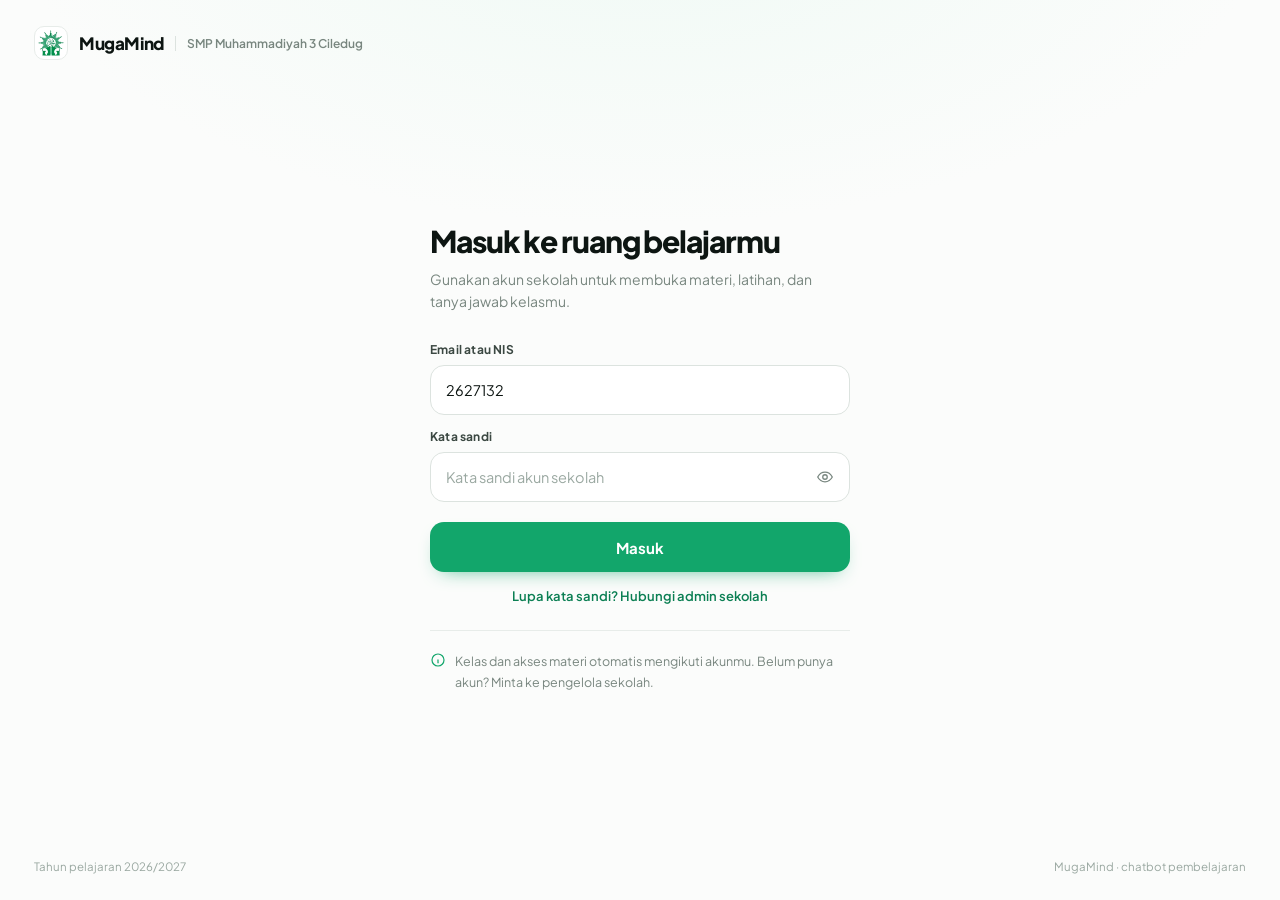
<file: desain-v2.html>
<!doctype html>
<html lang="id">
<head>
<meta charset="utf-8" />
<meta name="viewport" content="width=device-width,initial-scale=1" />
<title>MugaMind — desain v2</title>
<link rel="preconnect" href="https://fonts.googleapis.com" />
<link rel="preconnect" href="https://fonts.gstatic.com" crossorigin />
<link href="https://fonts.googleapis.com/css2?family=Plus+Jakarta+Sans:wght@400;500;600;700;800&display=swap" rel="stylesheet" />
<style>
:root{
  --hijau:#12A66B; --hijau-tua:#0B7F53; --hijau-malam:#07553A;
  --tint:#EDF8F2; --tint-2:#DCEEE4;
  --tinta:#0D1512; --tinta-2:#3B4842; --redup:#78867F; --redup-2:#9AA8A1;
  --garis:#E7ECE9; --garis-2:#DCE3DF;
  --kanvas:#FBFCFB; --putih:#fff;
  --r-s:12px; --r:16px; --r-l:22px; --r-xl:28px;
  --sh:0 1px 2px rgba(13,21,18,.04);
  --sh-2:0 12px 32px -18px rgba(13,21,18,.28);
  --font:"Plus Jakarta Sans",system-ui,-apple-system,sans-serif;
  --ease:cubic-bezier(.22,.61,.36,1);
}
*{margin:0;padding:0;box-sizing:border-box}
[hidden]{display:none!important}
html{scroll-behavior:smooth}
body{font-family:var(--font);background:var(--kanvas);color:var(--tinta);-webkit-font-smoothing:antialiased}
button,input{font-family:inherit;color:inherit}
button{border:0;background:none;cursor:pointer}
a{color:inherit;text-decoration:none}
:focus-visible{outline:2px solid var(--hijau);outline-offset:2px;border-radius:8px}
@media (prefers-reduced-motion:reduce){*{animation:none!important;transition:none!important}}

/* ══ LOGIN ══ */
.masuk{min-height:100dvh;display:flex;flex-direction:column;
  background:
    radial-gradient(70% 50% at 50% -10%, #F0FAF5 0%, rgba(240,250,245,0) 70%),
    var(--kanvas);}
.masuk-atas{display:flex;align-items:center;justify-content:space-between;padding:26px 34px}
.merk{display:flex;align-items:center;gap:11px;font-weight:800;letter-spacing:-.4px;font-size:17px}
.merk img{width:34px;height:34px;border-radius:10px;border:1px solid var(--garis);background:#fff;padding:3px}
.merk span{font-weight:600;color:var(--redup);font-size:12px;letter-spacing:0;border-left:1px solid var(--garis-2);padding-left:11px;text-transform:none}
.masuk-tengah{flex:1;display:grid;place-items:center;padding:12px 24px 40px}
.kartu-masuk{width:100%;max-width:420px}
.kartu-masuk h1{font-size:30px;line-height:1.18;letter-spacing:-1.1px;font-weight:800;margin-bottom:8px}
.kartu-masuk .pembuka{font-size:14px;line-height:1.6;color:var(--redup);margin-bottom:30px}
label{display:block;font-size:12px;font-weight:700;color:var(--tinta-2);letter-spacing:.2px;margin-bottom:8px}
.bidang{margin-bottom:14px}
.inp{width:100%;height:50px;border-radius:14px;border:1px solid var(--garis-2);background:#fff;padding:0 15px;font-size:14.5px;
  transition:border-color .16s,box-shadow .16s}
.inp::placeholder{color:var(--redup-2)}
.inp:focus{outline:none;border-color:var(--hijau);box-shadow:0 0 0 4px rgba(18,166,107,.12)}
.sandi{position:relative}
.sandi .inp{padding-right:48px}
.mata{position:absolute;right:7px;top:7px;width:36px;height:36px;border-radius:10px;display:grid;place-items:center;color:var(--redup)}
.mata:hover{background:var(--tint);color:var(--hijau-tua)}
.masuk-btn{width:100%;height:50px;border-radius:14px;background:var(--hijau);color:#fff;font-weight:700;font-size:15px;
  margin-top:6px;transition:transform .18s var(--ease),background .18s,box-shadow .18s;box-shadow:0 8px 20px -12px rgba(18,166,107,.9)}
.masuk-btn:hover{background:var(--hijau-tua);transform:translateY(-1px);box-shadow:0 12px 24px -12px rgba(18,166,107,.75)}
.masuk-btn:active{transform:translateY(0)}
.lupa{display:block;width:100%;text-align:center;margin-top:16px;font-size:13px;font-weight:600;color:var(--hijau-tua)}
.lupa:hover{text-decoration:underline}
.catatan{margin-top:26px;padding-top:20px;border-top:1px solid var(--garis);font-size:12.5px;line-height:1.65;color:var(--redup);display:flex;gap:9px}
.catatan svg{flex:none;color:var(--hijau);margin-top:1px}
.masuk-bawah{padding:0 34px 26px;display:flex;justify-content:space-between;font-size:11.5px;color:var(--redup-2);gap:16px;flex-wrap:wrap}

/* ══ APP ══ */
.apl{display:grid;grid-template-columns:76px 1fr;min-height:100dvh}
.rel{position:sticky;top:0;height:100dvh;display:flex;flex-direction:column;align-items:center;gap:26px;
  padding:22px 0 20px;background:#fff;border-right:1px solid var(--garis)}
.rel img{width:36px;height:36px;border-radius:11px;border:1px solid var(--garis);padding:3px;background:#fff}
.rel nav{display:grid;gap:6px;justify-items:center}
.rel-nav{position:relative;width:46px;height:46px;border-radius:14px;display:grid;place-items:center;color:var(--redup);
  transition:background .16s,color .16s,transform .16s var(--ease)}
.rel-nav:hover{background:var(--kanvas);color:var(--tinta);transform:translateY(-1px)}
.rel-nav.aktif{background:var(--tint);color:var(--hijau-tua)}
.rel-nav.aktif::after{content:"";position:absolute;left:-16px;top:13px;width:3px;height:20px;border-radius:3px;background:var(--hijau)}
.rel-nav i{position:absolute;top:7px;right:7px;width:7px;height:7px;border-radius:50%;background:var(--hijau);box-shadow:0 0 0 2.5px #fff}
.rel-bawah{margin-top:auto;display:grid;gap:12px;justify-items:center}
.rel-av{width:38px;height:38px;border-radius:50%;background:var(--tint);color:var(--hijau-tua);display:grid;place-items:center;font-weight:800;font-size:13px;border:1px solid var(--tint-2)}
.garis-v{width:26px;height:1px;background:var(--garis)}

.isi{padding:30px 40px 70px;max-width:1180px;width:100%;margin:0 auto}
.kepala{display:flex;align-items:flex-start;gap:20px;margin-bottom:34px}
.sapa{font-size:13px;font-weight:600;color:var(--redup);letter-spacing:.2px;margin-bottom:7px}
.kepala h1{font-size:clamp(26px,3.2vw,34px);line-height:1.15;letter-spacing:-1.2px;font-weight:800}
.kepala h1 span{color:var(--hijau-tua)}
.kepala-kanan{margin-left:auto;display:flex;align-items:center;gap:9px}
.bulat{width:42px;height:42px;border-radius:12px;border:1px solid var(--garis);background:#fff;display:grid;place-items:center;color:var(--tinta-2);
  transition:background .16s,transform .16s var(--ease)}
.bulat:hover{background:var(--kanvas);transform:translateY(-1px)}
.profil{display:flex;align-items:center;gap:10px;padding:5px 13px 5px 5px;border:1px solid var(--garis);border-radius:999px;background:#fff}
.profil b{font-size:12.5px;display:block;line-height:1.3}
.profil small{font-size:11px;color:var(--redup)}

/* tanya */
.tanya{border-radius:var(--r-xl);border:1px solid var(--tint-2);background:linear-gradient(180deg,#F5FCF8,#fff 60%);padding:26px 26px 22px;margin-bottom:38px;position:relative;overflow:hidden}
.tanya::after{content:"";position:absolute;right:-70px;top:-70px;width:220px;height:220px;border-radius:50%;background:radial-gradient(circle,#DBF3E7,transparent 68%);opacity:.75}
.tanya label{display:flex;align-items:center;gap:8px;font-size:12px;letter-spacing:.3px;color:var(--hijau-tua);margin-bottom:12px;position:relative;z-index:1}
.tanya h2{font-size:clamp(19px,2.2vw,23px);letter-spacing:-.7px;line-height:1.3;margin-bottom:18px;position:relative;z-index:1;max-width:520px}
.kotak{display:flex;align-items:center;gap:10px;background:#fff;border:1px solid var(--garis-2);border-radius:16px;padding:7px 7px 7px 16px;
  position:relative;z-index:1;transition:border-color .16s,box-shadow .16s}
.kotak:focus-within{border-color:var(--hijau);box-shadow:0 0 0 4px rgba(18,166,107,.1)}
.kotak input{flex:1;border:0;outline:none;background:none;font-size:14px;height:38px}
.kotak input::placeholder{color:var(--redup-2)}
.kirim{width:40px;height:40px;border-radius:12px;background:var(--tinta);color:#fff;display:grid;place-items:center;
  transition:background .16s,transform .16s var(--ease)}
.kirim:hover{background:var(--hijau-tua);transform:scale(1.04)}
.saran{display:flex;gap:8px;flex-wrap:wrap;margin-top:14px;position:relative;z-index:1}
.saran button{font-size:12.5px;font-weight:600;color:var(--tinta-2);padding:8px 13px;border-radius:999px;border:1px solid var(--garis);
  background:#fff;transition:border-color .16s,color .16s,transform .16s var(--ease)}
.saran button:hover{border-color:var(--tint-2);color:var(--hijau-tua);transform:translateY(-1px)}

/* dua kolom */
.dua{display:grid;grid-template-columns:1fr 292px;gap:44px;align-items:start}
.judul-bagian{display:flex;align-items:center;justify-content:space-between;margin-bottom:4px}
.judul-bagian h3{font-size:15px;letter-spacing:-.2px;font-weight:800}
.judul-bagian a{font-size:12.5px;font-weight:700;color:var(--hijau-tua)}
.judul-bagian a:hover{text-decoration:underline}

/* lanjutkan */
.lanjut{display:flex;align-items:center;gap:18px;padding:20px 0;border-bottom:1px solid var(--garis);transition:padding .2s var(--ease)}
.lanjut:hover{padding-left:6px}
.ikon-kotak{width:52px;height:52px;border-radius:15px;display:grid;place-items:center;flex:none;background:var(--tint);color:var(--hijau-tua);border:1px solid var(--tint-2)}
.lanjut-teks{min-width:0;flex:1}
.lanjut-teks b{display:block;font-size:14.5px;letter-spacing:-.2px;margin-bottom:4px}
.lanjut-teks p{font-size:12.5px;color:var(--redup);margin-bottom:10px}
.bar{height:6px;border-radius:99px;background:#EEF2F0;overflow:hidden;max-width:320px}
.bar i{display:block;height:100%;border-radius:99px;background:var(--hijau);animation:tumbuh 1s var(--ease) both}
@keyframes tumbuh{from{width:0!important}}
.lanjut-kanan{display:flex;align-items:center;gap:14px;flex:none}
.persen{font-size:13px;font-weight:800;color:var(--hijau-tua);font-variant-numeric:tabular-nums}
.tombol-garis{height:40px;padding:0 16px;border-radius:12px;border:1px solid var(--garis-2);font-size:13px;font-weight:700;
  display:inline-flex;align-items:center;gap:7px;transition:border-color .16s,background .16s,transform .16s var(--ease)}
.tombol-garis:hover{border-color:var(--hijau);background:var(--tint);color:var(--hijau-tua);transform:translateY(-1px)}

/* daftar materi */
.materi{margin-top:34px}
.baris{display:flex;align-items:center;gap:14px;padding:17px 14px;border-radius:14px;
  transition:background .16s,transform .16s var(--ease);cursor:pointer}
.baris:hover{background:#fff;box-shadow:var(--sh);transform:translateX(2px)}
.baris + .baris{border-top:1px solid var(--garis)}
.baris:hover + .baris,.baris:hover{border-top-color:transparent}
.baris .ikon-kotak{width:42px;height:42px;border-radius:13px}
.baris-teks{min-width:0;flex:1}
.baris-teks b{display:block;font-size:13.8px;letter-spacing:-.15px;margin-bottom:3px}
.baris-teks small{font-size:12px;color:var(--redup)}
.baris-kanan{display:flex;align-items:center;gap:10px;color:var(--redup-2)}
.tag{font-size:11px;font-weight:700;letter-spacing:.2px;padding:5px 10px;border-radius:999px;background:var(--tint);color:var(--hijau-tua)}
.tag.kosong{background:#F4F6F5;color:var(--redup)}

/* kolom kanan */
.kolom-kanan{display:grid;gap:26px;position:sticky;top:30px}
.blok{background:#fff;border:1px solid var(--garis);border-radius:var(--r-l);padding:20px}
.blok h4{font-size:12px;letter-spacing:.7px;text-transform:uppercase;color:var(--redup);font-weight:800;margin-bottom:16px}
.angka{font-size:38px;font-weight:800;letter-spacing:-1.8px;line-height:1;font-variant-numeric:tabular-nums}
.angka span{font-size:13px;font-weight:700;color:var(--redup);letter-spacing:0;margin-left:2px}
.ket{font-size:12px;color:var(--redup);margin-top:8px;line-height:1.5}
.pil{display:inline-flex;align-items:center;gap:6px;font-size:11px;font-weight:800;padding:4px 9px;border-radius:999px;background:var(--tint);color:var(--hijau-tua);letter-spacing:.2px}
.tugas{display:flex;gap:11px;padding:11px 0;align-items:flex-start}
.tugas + .tugas{border-top:1px solid var(--garis)}
.tugas .titik{width:8px;height:8px;border-radius:50%;background:var(--hijau);margin-top:6px;flex:none}
.tugas .titik.kuning{background:#E9A23B}
.tugas b{font-size:12.8px;display:block;margin-bottom:2px}
.tugas small{font-size:11.5px;color:var(--redup)}
.kosong-kotak{text-align:center;padding:34px 20px;border:1px dashed var(--garis-2);border-radius:var(--r);background:#FCFDFC}
.kosong-kotak b{display:block;font-size:13.5px;margin-bottom:5px}
.kosong-kotak p{font-size:12.5px;color:var(--redup);line-height:1.6}

.aktif-list{display:grid;margin-top:6px}
.aktif{display:flex;align-items:center;gap:13px;padding:14px 0}
.aktif + .aktif{border-top:1px solid var(--garis)}
.aktif-ikon{width:32px;height:32px;border-radius:50%;background:var(--tint);color:var(--hijau-tua);display:grid;place-items:center;font-size:12px;font-weight:800;flex:none}
.aktif b{display:block;font-size:13px;font-weight:600;margin-bottom:2px}
.aktif small{font-size:11.5px;color:var(--redup)}

.reveal{opacity:0;transform:translateY(10px);animation:naik .5s var(--ease) forwards;animation-delay:calc(var(--i,0)*55ms)}
@keyframes naik{to{opacity:1;transform:none}}

@media (max-width:1020px){
  .dua{grid-template-columns:1fr;gap:38px}
  .kolom-kanan{position:static;grid-template-columns:1fr 1fr}
}
@media (max-width:720px){
  .apl{grid-template-columns:1fr}
  .rel{position:fixed;bottom:0;left:0;right:0;top:auto;height:64px;flex-direction:row;justify-content:center;gap:4px;
    border-right:0;border-top:1px solid var(--garis);z-index:20;padding:8px 10px;background:#fff}
  .rel img,.rel-bawah,.garis-v{display:none}
  .rel nav{grid-auto-flow:column;gap:2px}
  .rel-nav{width:52px;height:48px;border-radius:12px}
  .rel-nav.aktif::after{display:none}
  .isi{padding:22px 18px 96px}
  .masuk-atas{padding:20px}
  .masuk-bawah{padding:0 20px 20px}
  .kepala{flex-wrap:wrap;gap:14px}
  .kepala-kanan{width:100%;margin-left:0;justify-content:space-between}
  .profil b{max-width:150px;overflow:hidden;text-overflow:ellipsis;white-space:nowrap}
  .kolom-kanan{grid-template-columns:1fr}
  .lanjut{flex-wrap:wrap}
  .lanjut-kanan{width:100%;justify-content:space-between;padding-left:70px}
  .bar{max-width:none}
}
</style>
</head>
<body>

<!-- ═══════ LOGIN ═══════ -->
<div class="masuk" id="masukView">
  <div class="masuk-atas">
    <div class="merk"><img src="[data-uri]" alt="">MugaMind<span>SMP Muhammadiyah 3 Ciledug</span></div>
  </div>
  <div class="masuk-tengah">
    <div class="kartu-masuk">
      <h1>Masuk ke ruang belajarmu</h1>
      <p class="pembuka">Gunakan akun sekolah untuk membuka materi, latihan, dan tanya jawab kelasmu.</p>
      <form onsubmit="masuk(event)">
        <div class="bidang"><label for="id">Email atau NIS</label><input class="inp" id="id" value="2627132" autocomplete="username" placeholder="Contoh: 2627132"></div>
        <div class="bidang"><label for="pw">Kata sandi</label>
          <div class="sandi"><input class="inp" id="pw" type="password" autocomplete="current-password" placeholder="Kata sandi akun sekolah">
            <button class="mata" type="button" aria-label="Tampilkan kata sandi" onclick="const i=document.getElementById('pw');i.type=i.type==='password'?'text':'password'">
              <svg width="18" height="18" viewBox="0 0 24 24" fill="none" stroke="currentColor" stroke-width="1.7"><path d="M2.3 12S5.7 5.6 12 5.6 21.7 12 21.7 12 18.3 18.4 12 18.4 2.3 12 2.3 12Z"/><circle cx="12" cy="12" r="3"/></svg>
            </button></div>
        </div>
        <button class="masuk-btn" type="submit">Masuk</button>
        <button class="lupa" type="button">Lupa kata sandi? Hubungi admin sekolah</button>
      </form>
      <div class="catatan">
        <svg width="16" height="16" viewBox="0 0 24 24" fill="none" stroke="currentColor" stroke-width="1.8"><circle cx="12" cy="12" r="9"/><path d="M12 8h.01M11 12h1v4h1"/></svg>
        <span>Kelas dan akses materi otomatis mengikuti akunmu. Belum punya akun? Minta ke pengelola sekolah.</span>
      </div>
    </div>
  </div>
  <div class="masuk-bawah"><span>Tahun pelajaran 2026/2027</span><span>MugaMind · chatbot pembelajaran</span></div>
</div>

<!-- ═══════ APP ═══════ -->
<div class="apl" id="aplView" hidden>
  <aside class="rel">
    <img src="[data-uri]" alt="MugaMind">
    <nav aria-label="Menu utama">
      <a class="rel-nav aktif" href="#" aria-label="Beranda" title="Beranda"><svg width="21" height="21" viewBox="0 0 24 24" fill="none" stroke="currentColor" stroke-width="1.7" stroke-linecap="round" stroke-linejoin="round"><path d="M3.5 10.5 12 3.5l8.5 7"/><path d="M5.8 9.8V20h12.4V9.8"/></svg></a>
      <a class="rel-nav" href="#" aria-label="Tanya MugaMind" title="Tanya MugaMind"><svg width="21" height="21" viewBox="0 0 24 24" fill="none" stroke="currentColor" stroke-width="1.7" stroke-linecap="round" stroke-linejoin="round"><path d="M20 12.5c0 3.6-3.6 6.5-8 6.5-1 0-2-.15-2.9-.4L4 20l1.2-3.4C4.1 15.3 3.4 14 3.4 12.5 3.4 8.9 7 6 11.4 6s8.6 2.9 8.6 6.5Z"/></svg></a>
      <a class="rel-nav" href="#" aria-label="Materi" title="Materi"><svg width="21" height="21" viewBox="0 0 24 24" fill="none" stroke="currentColor" stroke-width="1.7" stroke-linecap="round" stroke-linejoin="round"><path d="M4 5.5A2.5 2.5 0 0 1 6.5 3H19v15H6.5A2.5 2.5 0 0 0 4 20.5Z"/><path d="M8 3v15"/></svg></a>
      <a class="rel-nav" href="#" aria-label="Latihan" title="Latihan"><svg width="21" height="21" viewBox="0 0 24 24" fill="none" stroke="currentColor" stroke-width="1.7" stroke-linecap="round" stroke-linejoin="round"><path d="M4 20h4L18 10l-4-4L4 16z"/><path d="M13.5 6.5l4 4"/></svg><i></i></a>
      <a class="rel-nav" href="#" aria-label="Riwayat" title="Riwayat"><svg width="21" height="21" viewBox="0 0 24 24" fill="none" stroke="currentColor" stroke-width="1.7" stroke-linecap="round" stroke-linejoin="round"><circle cx="12" cy="12" r="8.5"/><path d="M12 7.5V12l3 2"/></svg></a>
    </nav>
    <div class="rel-bawah">
      <span class="garis-v"></span>
      <a class="rel-nav" href="#" aria-label="Profil"><svg width="21" height="21" viewBox="0 0 24 24" fill="none" stroke="currentColor" stroke-width="1.7" stroke-linecap="round" stroke-linejoin="round"><circle cx="12" cy="8.5" r="3.6"/><path d="M4.8 20c1.1-3.5 3.9-5.3 7.2-5.3s6.1 1.8 7.2 5.3"/></svg></a>
      <div class="rel-av">A</div>
    </div>
  </aside>

  <main class="isi">
    <div class="kepala reveal" style="--i:0">
      <div>
        <div class="sapa">Jumat, 13 November 2026 · VIII A</div>
        <h1>Halo, <span>Abiansyah</span></h1>
      </div>
      <div class="kepala-kanan">
        <button class="bulat" aria-label="Cari"><svg width="18" height="18" viewBox="0 0 24 24" fill="none" stroke="currentColor" stroke-width="1.8" stroke-linecap="round"><circle cx="11" cy="11" r="6.5"/><path d="m16 16 4 4"/></svg></button>
        <button class="bulat" aria-label="Notifikasi"><svg width="18" height="18" viewBox="0 0 24 24" fill="none" stroke="currentColor" stroke-width="1.8" stroke-linecap="round"><path d="M6 9.5a6 6 0 0 1 12 0c0 4 1.5 5.5 1.5 5.5h-15S6 13.5 6 9.5Z"/><path d="M10 18.5a2 2 0 0 0 4 0"/></svg></button>
        <div class="profil"><div class="rel-av" style="width:32px;height:32px">A</div><div><b>Abiansyah Mirza</b><small>NIS 2627132</small></div></div>
      </div>
    </div>

    <section class="tanya reveal" style="--i:1">
      <label><svg width="14" height="14" viewBox="0 0 24 24" fill="none" stroke="currentColor" stroke-width="2"><path d="M12 3l1.7 5L19 9.7 14 11.4 12 16.4 10.3 11.4 5 9.7 10.3 8z"/></svg> TANYA MUGAMIND</label>
      <h2>Ada bagian yang belum kamu pahami hari ini?</h2>
      <div class="kotak">
        <input placeholder="Tulis pertanyaan, misalnya: kenapa oksigen harus lewat alveolus?" aria-label="Pertanyaan">
        <button class="kirim" aria-label="Kirim"><svg width="18" height="18" viewBox="0 0 24 24" fill="none" stroke="currentColor" stroke-width="1.9" stroke-linecap="round" stroke-linejoin="round"><path d="M4.5 12h14"/><path d="m13 6.5 5.5 5.5L13 17.5"/></svg></button>
      </div>
      <div class="saran">
        <button>Ringkas materi terakhir</button>
        <button>Buat 5 soal latihan</button>
        <button>Jelaskan dengan contoh sehari-hari</button>
      </div>
    </section>

    <div class="dua">
      <div>
        <div class="judul-bagian reveal" style="--i:2"><h3>Lanjutkan belajar</h3><a href="#">Semua materi</a></div>
        <article class="lanjut reveal" style="--i:3">
          <div class="ikon-kotak">
            <svg width="24" height="24" viewBox="0 0 24 24" fill="none" stroke="currentColor" stroke-width="1.6" stroke-linecap="round" stroke-linejoin="round"><path d="M12 4.5c-1.6-1.3-3.8-1.8-6-1.8v14c2.2 0 4.4.5 6 1.8 1.6-1.3 3.8-1.8 6-1.8v-14c-2.2 0-4.4.5-6 1.8Z"/><path d="M12 4.5v14"/></svg>
          </div>
          <div class="lanjut-teks">
            <b>Sistem Pernapasan Manusia</b>
            <p>IPA · 2 bagian lagi sebelum latihan</p>
            <div class="bar"><i style="width:70%"></i></div>
          </div>
          <div class="lanjut-kanan">
            <span class="persen">70%</span>
            <button class="tombol-garis">Lanjutkan
              <svg width="14" height="14" viewBox="0 0 24 24" fill="none" stroke="currentColor" stroke-width="2" stroke-linecap="round" stroke-linejoin="round"><path d="M5 12h13"/><path d="m12.5 5.5 6.5 6.5-6.5 6.5"/></svg>
            </button>
          </div>
        </article>

        <div class="judul-bagian reveal" style="--i:4;margin-top:36px"><h3>Materi kelasmu</h3><span class="tag" style="background:#F4F6F5;color:var(--redup)">VIII A</span></div>

        <div class="materi">
          <div class="baris reveal" style="--i:5">
            <div class="ikon-kotak" style="background:var(--tint);color:var(--hijau-tua)">
              <svg width="19" height="19" viewBox="0 0 24 24" fill="none" stroke="currentColor" stroke-width="1.7" stroke-linecap="round"><path d="M8 3h8M9 3v6l-4.5 8.5A2.5 2.5 0 0 0 6.7 21h10.6a2.5 2.5 0 0 0 2.2-3.5L15 9V3"/></svg>
            </div>
            <div class="baris-teks"><b>Sistem Pernapasan Manusia</b><small>IPA · 2 bagian · 10 soal</small></div>
            <div class="baris-kanan"><span class="tag">70% dibaca</span>
              <svg width="16" height="16" viewBox="0 0 24 24" fill="none" stroke="currentColor" stroke-width="2" stroke-linecap="round"><path d="m9 6 6 6-6 6"/></svg></div>
          </div>
          <div class="baris reveal" style="--i:6">
            <div class="ikon-kotak">
              <svg width="19" height="19" viewBox="0 0 24 24" fill="none" stroke="currentColor" stroke-width="1.7" stroke-linecap="round"><circle cx="12" cy="12" r="8.5"/><path d="M3.5 12h17M12 3.5c2.4 2.4 3.6 5.3 3.6 8.5s-1.2 6.1-3.6 8.5c-2.4-2.4-3.6-5.3-3.6-8.5S9.6 5.9 12 3.5Z"/></svg>
            </div>
            <div class="baris-teks"><b>Matematika</b><small>Belum ada materi untuk kelasmu</small></div>
            <div class="baris-kanan"><span class="tag kosong">Menunggu guru</span></div>
          </div>
          <div class="baris reveal" style="--i:7">
            <div class="ikon-kotak">
              <svg width="19" height="19" viewBox="0 0 24 24" fill="none" stroke="currentColor" stroke-width="1.7" stroke-linecap="round" stroke-linejoin="round"><path d="M4 19.5V5.5A1.8 1.8 0 0 1 5.8 3.7h6.7L16 7.2v12.3H4Z"/><path d="M12.2 3.7v3.8h3.8"/></svg>
            </div>
            <div class="baris-teks"><b>Bahasa Indonesia</b><small>Belum ada materi untuk kelasmu</small></div>
            <div class="baris-kanan"><span class="tag kosong">Menunggu guru</span></div>
          </div>
        </div>

        
        <div class="judul-bagian reveal" style="--i:8;margin-top:34px"><h3>Aktivitas terakhir</h3></div>
        <div class="aktif-list reveal" style="--i:9">
          <div class="aktif"><span class="aktif-ikon">M</span><div><b>Membaca “Sistem Pernapasan”</b><small>Hari ini, 2 jam lalu</small></div></div>
          <div class="aktif"><span class="aktif-ikon">L</span><div><b>Latihan IPA — 86/100</b><small>Kemarin</small></div></div>
          <div class="aktif"><span class="aktif-ikon">T</span><div><b>Bertanya soal alveolus</b><small>Kemarin</small></div></div>
        </div>
      </div>

      <aside class="kolom-kanan">
        <div class="blok reveal" style="--i:3">
          <h4>Progres kelas</h4>
          <div class="angka">86<span>/100</span></div>
          <div class="ket">Rata-rata 2 latihan IPA · naik 6 poin dari latihan sebelumnya</div>
          <div style="margin-top:14px"><span class="pil">▲ 6 poin</span></div>
        </div>
        <div class="blok reveal" style="--i:4">
          <h4>Tugas dari guru</h4>
          <div class="tugas"><span class="titik kuning"></span><div><b>Latihan pernapasan</b><small>10 soal · batas Jumat, 21 Nov</small></div></div>
          <div class="tugas"><span class="titik"></span><div><b>Ringkasan organ napas</b><small>Sudah dinilai · 88/100</small></div></div>
        </div>

      </aside>
    </div>
  </main>
</div>

<script>
function masuk(e){
  if(e) e.preventDefault();
  const a=document.getElementById('aplView'), m=document.getElementById('masukView');
  const jalan=()=>{m.hidden=true;a.hidden=false;window.scrollTo(0,0)};
  if(document.startViewTransition){document.startViewTransition(jalan)}else{jalan()}
}
document.querySelectorAll('.rel-nav').forEach(n=>n.addEventListener('click',e=>{
  e.preventDefault();
  document.querySelectorAll('.rel-nav').forEach(x=>x.classList.remove('aktif'));
  n.classList.add('aktif');
}));
</script>
</body>
</html>
</file>
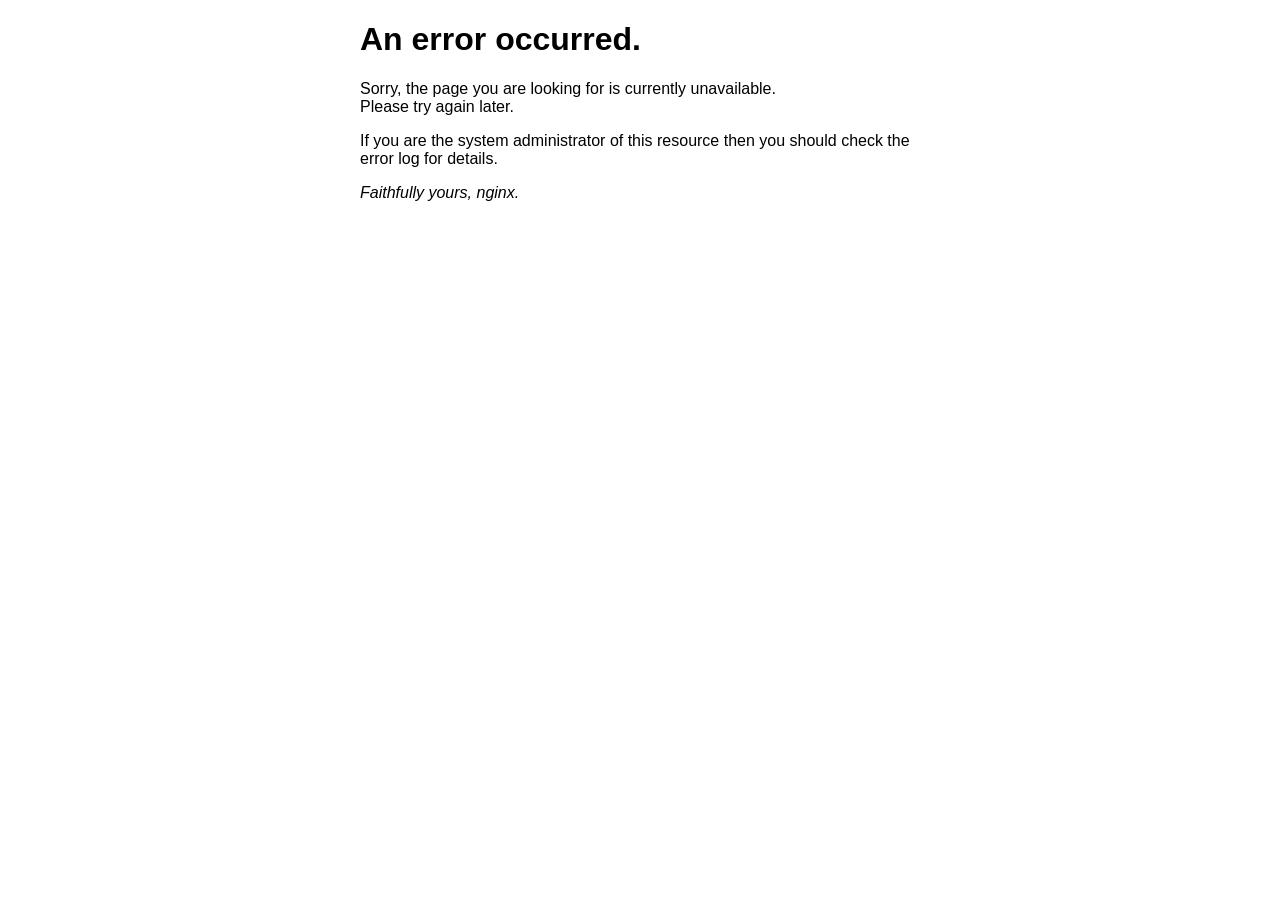
<file: frontend/50x.html>
<!DOCTYPE html>
<html>
<head>
<title>Error</title>
<style>
html { color-scheme: light dark; }
body { width: 35em; margin: 0 auto;
font-family: Tahoma, Verdana, Arial, sans-serif; }
</style>
</head>
<body>
<h1>An error occurred.</h1>
<p>Sorry, the page you are looking for is currently unavailable.<br/>
Please try again later.</p>
<p>If you are the system administrator of this resource then you should check
the error log for details.</p>
<p><em>Faithfully yours, nginx.</em></p>
</body>
</html>
</file>
